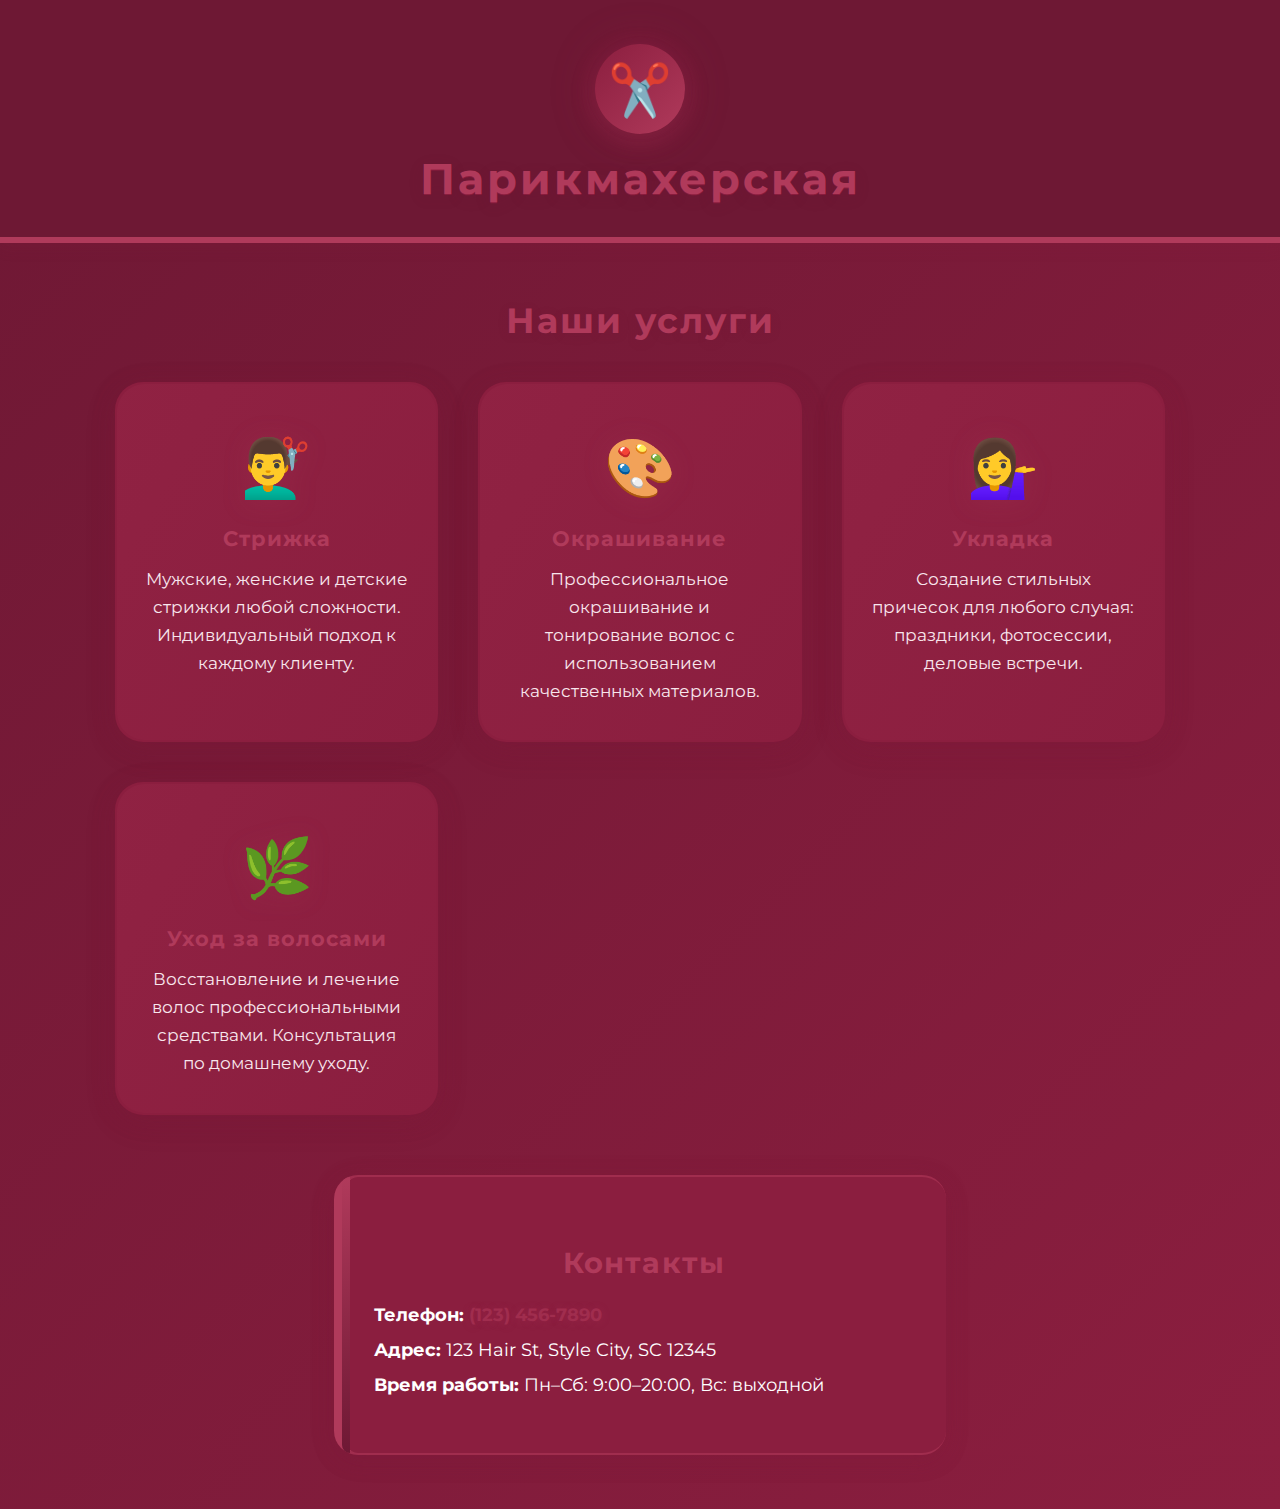
<file: index.html>
<!DOCTYPE html>
<html lang="ru"></html>
<head>
    <meta charset="UTF-8">
    <meta name="viewport" content="width=device-width, initial-scale=1.0">
    <title>Hair Salon</title>
    <link href="https://fonts.googleapis.com/css?family=Montserrat:700,400&display=swap" rel="stylesheet">
    <style>
    :root {
        --main-bg: linear-gradient(135deg, #6e1834 0%, #8b1e3f 100%);
        --header-bg: #6e1834;
        --card-bg: #8b1e3f;
        --accent: #b03a5b;
        --accent-light: #a02d4e;
        --accent-gradient: linear-gradient(135deg, #8b1e3f 0%, #b03a5b 100%);
        --text-main: #fff;
        --text-light: #fff;
        --shadow: 0 4px 24px rgba(139,30,63,0.18);
        --gold: #a02d4e;
        --pink-glow: 0 0 18px #b03a5b, 0 0 32px #6e183444;
    }

    html {
        background: var(--main-bg);
    }
        
    body {
        margin: 0;
        font-family: 'Montserrat', Arial, sans-serif;
        background: var(--main-bg);
        color: var(--text-main);
        min-height: 100vh;
    }
    header {
        background: var(--header-bg);
        box-shadow: 0 2px 16px rgba(139,30,63,0.18);
        padding: 44px 0 32px 0;
        text-align: center;
        border-bottom: 6px solid var(--accent);
        position: relative;
        z-index: 2;
    }
    .logo {
        display: flex;
        flex-direction: column;
        align-items: center;
        gap: 12px;
    }
    .logo-icon {
        width: 90px;
        height: 90px;
        border-radius: 50%;
        background: var(--accent-gradient);
        display: flex;
        align-items: center;
        justify-content: center;
        font-size: 3.2rem;
        color: var(--text-light);
        margin-bottom: 6px;
        box-shadow: 0 6px 24px #b03a5b44, 0 0 0 8px #6e183444;
        filter: drop-shadow(0 0 16px #8b1e3f88);
        animation: logo-pop 1.2s cubic-bezier(.68,-0.55,.27,1.55);
    }
    @keyframes logo-pop {
        0% { transform: scale(0.7); opacity: 0; }
        80% { transform: scale(1.1); opacity: 1; }
        100% { transform: scale(1); }
    }
    h1 {
        margin: 0;
        font-size: 2.7rem;
        letter-spacing: 3px;
        color: var(--accent);
        font-weight: 700;
        text-shadow: 0 4px 16px #6e183422, 0 1px 0 #8b1e3f;
    }
    main {
        max-width: 1050px;
        margin: 56px auto 0 auto;
        padding: 0 18px;
    }
    #services {
        margin-bottom: 60px;
    }
    #services h2 {
        text-align: center;
        font-size: 2.2rem;
        margin-bottom: 40px;
        color: var(--accent);
        font-weight: 700;
        letter-spacing: 2px;
        text-shadow: 0 2px 12px #6e183422;
    }
    .cards {
        display: grid;
        grid-template-columns: repeat(auto-fit, minmax(260px, 1fr));
        gap: 40px;
    }
    .card {
        background: var(--card-bg);
        border-radius: 28px;
        box-shadow: 0 8px 32px #6e183422, var(--shadow);
        padding: 48px 28px 36px 28px;
        display: flex;
        flex-direction: column;
        align-items: center;
        transition: transform 0.22s, box-shadow 0.22s, border 0.18s;
        border: 2.5px solid transparent;
        position: relative;
        overflow: hidden;
        z-index: 1;
    }
    .card::before {
        content: "";
        position: absolute;
        inset: 0;
        border-radius: 28px;
        background: linear-gradient(120deg, #b03a5b22 0%, #6e183400 100%);
        z-index: 0;
        pointer-events: none;
    }
    .card:hover {
        transform: translateY(-12px) scale(1.045);
        box-shadow: 0 16px 48px #b03a5b33, 0 2px 16px #6e183433;
        border-color: var(--accent);
    }
    .card-icon {
        font-size: 3.6rem;
        margin-bottom: 24px;
        color: var(--accent-light);
        z-index: 1;
        filter: drop-shadow(0 2px 12px #b03a5b33);
        transition: color 0.2s, filter 0.2s;
    }
    .card:hover .card-icon {
        color: var(--accent);
        filter: var(--pink-glow);
    }
    .card h3 {
        margin: 0 0 14px 0;
        font-size: 1.32rem;
        color: var(--accent);
        font-weight: 700;
        z-index: 1;
        letter-spacing: 1px;
    }
    .card p {
        margin: 0;
        color: #f8e6ed;
        font-size: 1.09rem;
        text-align: center;
        z-index: 1;
        line-height: 1.6;
    }
    #contact {
        background: var(--card-bg);
        border-radius: 24px;
        box-shadow: 0 6px 24px #6e183422, var(--shadow);
        padding: 44px 32px;
        max-width: 540px;
        margin: 0 auto 54px auto;
        border-left: 8px solid var(--accent);
        border-top: 2px solid var(--accent-light);
        border-bottom: 2px solid var(--accent-light);
        position: relative;
    }
    #contact::before {
        content: "";
        position: absolute;
        left: 0; top: 0; bottom: 0;
        width: 8px;
        border-radius: 24px 0 0 24px;
        background: linear-gradient(180deg, #b03a5b 0%, #6e1834 100%);
        z-index: 0;
    }
    #contact h2 {
        text-align: center;
        font-size: 1.8rem;
        margin-bottom: 24px;
        color: var(--accent);
        font-weight: 700;
        letter-spacing: 1.2px;
    }
    #contact p {
        margin: 14px 0;
        font-size: 1.12rem;
        position: relative;
        z-index: 1;
    }
    #contact a {
        color: var(--accent-light);
        text-decoration: none;
        font-weight: bold;
        transition: color 0.15s, text-shadow 0.15s;
        text-shadow: 0 1px 8px #b03a5b44;
    }
    #contact a:hover {
        color: var(--accent);
        text-decoration: underline;
        text-shadow: 0 2px 12px #b03a5b88;
    }
    footer {
        text-align: center;
        padding: 24px 0;
        background: var(--accent-gradient);
        color: var(--text-light);
        font-size: 1.09rem;
        letter-spacing: 1.3px;
        margin-top: 44px;
        border-radius: 22px 22px 0 0;
        box-shadow: 0 -4px 24px #6e183422;
        position: relative;
    }
    footer::before {
        content: "";
        position: absolute;
        left: 50%; top: 0;
        transform: translateX(-50%);
        width: 80px; height: 4px;
        background: linear-gradient(90deg, #b03a5b 0%, #6e1834 100%);
        border-radius: 2px;
        margin-top: -12px;
    }
    @media (max-width: 900px) {
        main { max-width: 98vw; }
        .cards { gap: 24px; }
    }
    @media (max-width: 700px) {
        .cards {
            grid-template-columns: 1fr;
        }
        main {
            padding: 0 6px;
        }
        #contact {
            padding: 24px 10px;
        }
    }
    @media (max-width: 480px) {
        header { padding: 28px 0 18px 0; }
        .logo-icon { width: 64px; height: 64px; font-size: 2.1rem; }
        h1 { font-size: 1.5rem; }
        #services h2 { font-size: 1.2rem; }
        .card { padding: 28px 10px 18px 10px; }
        #contact { padding: 16px 4px; }
        footer { font-size: 0.95rem; }
    }
</style>

</head>
<body>
    <header>
        <div class="logo">
            <div class="logo-icon">✂️</div>
            <h1>Парикмахерская</h1>
        </div>
    </header>
    <main>
        <section id="services">
            <h2>Наши услуги</h2>
            <div class="cards">
                <div class="card">
                    <div class="card-icon">💇‍♂️</div>
                    <h3>Стрижка</h3>
                    <p>Мужские, женские и детские стрижки любой сложности. Индивидуальный подход к каждому клиенту.</p>
                </div>
                <div class="card">
                    <div class="card-icon">🎨</div>
                    <h3>Окрашивание</h3>
                    <p>Профессиональное окрашивание и тонирование волос с использованием качественных материалов.</p>
                </div>
                <div class="card">
                    <div class="card-icon">💁‍♀️</div>
                    <h3>Укладка</h3>
                    <p>Создание стильных причесок для любого случая: праздники, фотосессии, деловые встречи.</p>
                </div>
                <div class="card">
                    <div class="card-icon">🌿</div>
                    <h3>Уход за волосами</h3>
                    <p>Восстановление и лечение волос профессиональными средствами. Консультация по домашнему уходу.</p>
                </div>
            </div>
        </section>
        <section id="contact">
            <h2>Контакты</h2>
            <p><strong>Телефон:</strong> <a href="tel:1234567890">(123) 456-7890</a></p>
            <p><strong>Адрес:</strong> 123 Hair St, Style City, SC 12345</p>
            <p><strong>Время работы:</strong> Пн–Сб: 9:00–20:00, Вс: выходной</p>
        </section>
    </main>
</body>
</html>
</file>
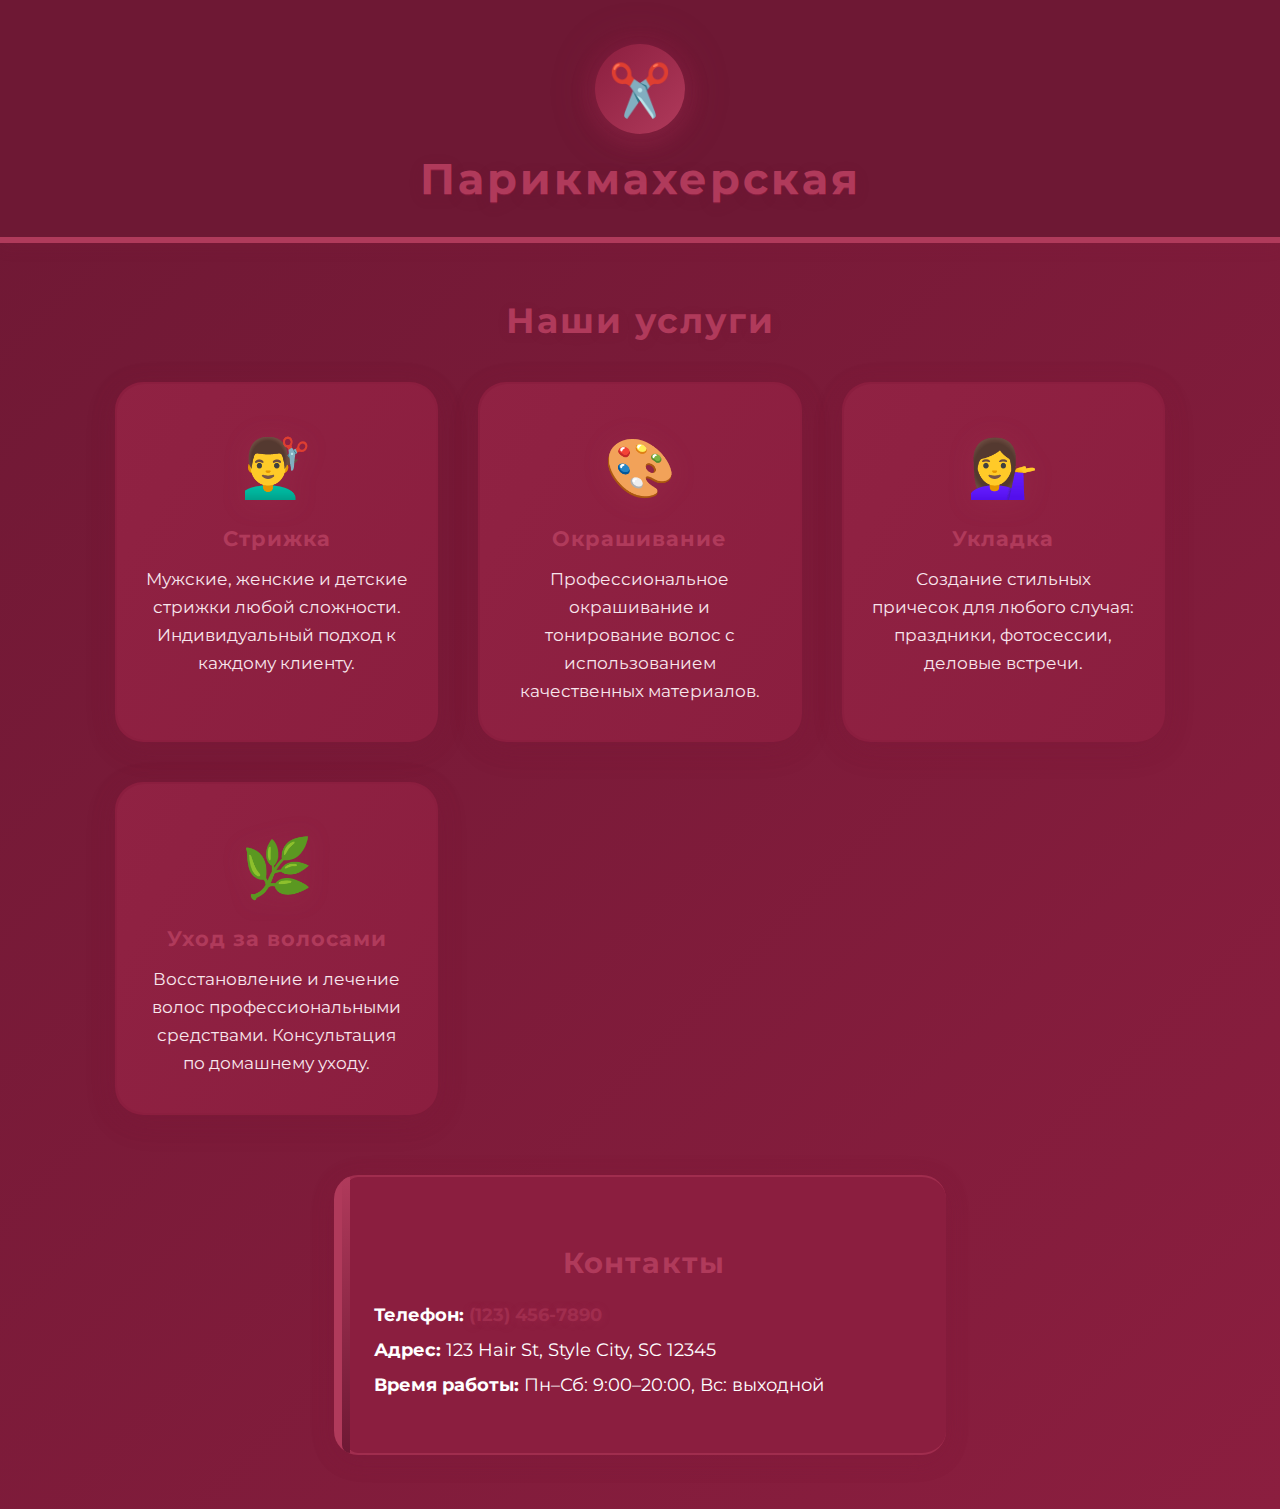
<file: src/index.html>
<!DOCTYPE html>
<html lang="ru"></html>
<head>
    <meta charset="UTF-8">
    <meta name="viewport" content="width=device-width, initial-scale=1.0">
    <title>Hair Salon</title>
    <link href="https://fonts.googleapis.com/css?family=Montserrat:700,400&display=swap" rel="stylesheet">
    <style>
    :root {
        --main-bg: linear-gradient(135deg, #6e1834 0%, #8b1e3f 100%);
        --header-bg: #6e1834;
        --card-bg: #8b1e3f;
        --accent: #b03a5b;
        --accent-light: #a02d4e;
        --accent-gradient: linear-gradient(135deg, #8b1e3f 0%, #b03a5b 100%);
        --text-main: #fff;
        --text-light: #fff;
        --shadow: 0 4px 24px rgba(139,30,63,0.18);
        --gold: #a02d4e;
        --pink-glow: 0 0 18px #b03a5b, 0 0 32px #6e183444;
    }
    body {
        margin: 0;
        font-family: 'Montserrat', Arial, sans-serif;
        background: var(--main-bg);
        color: var(--text-main);
        min-height: 100vh;
    }
    header {
        background: var(--header-bg);
        box-shadow: 0 2px 16px rgba(139,30,63,0.18);
        padding: 44px 0 32px 0;
        text-align: center;
        border-bottom: 6px solid var(--accent);
        position: relative;
        z-index: 2;
    }
    .logo {
        display: flex;
        flex-direction: column;
        align-items: center;
        gap: 12px;
    }
    .logo-icon {
        width: 90px;
        height: 90px;
        border-radius: 50%;
        background: var(--accent-gradient);
        display: flex;
        align-items: center;
        justify-content: center;
        font-size: 3.2rem;
        color: var(--text-light);
        margin-bottom: 6px;
        box-shadow: 0 6px 24px #b03a5b44, 0 0 0 8px #6e183444;
        filter: drop-shadow(0 0 16px #8b1e3f88);
        animation: logo-pop 1.2s cubic-bezier(.68,-0.55,.27,1.55);
    }
    @keyframes logo-pop {
        0% { transform: scale(0.7); opacity: 0; }
        80% { transform: scale(1.1); opacity: 1; }
        100% { transform: scale(1); }
    }
    h1 {
        margin: 0;
        font-size: 2.7rem;
        letter-spacing: 3px;
        color: var(--accent);
        font-weight: 700;
        text-shadow: 0 4px 16px #6e183422, 0 1px 0 #8b1e3f;
    }
    main {
        max-width: 1050px;
        margin: 56px auto 0 auto;
        padding: 0 18px;
    }
    #services {
        margin-bottom: 60px;
    }
    #services h2 {
        text-align: center;
        font-size: 2.2rem;
        margin-bottom: 40px;
        color: var(--accent);
        font-weight: 700;
        letter-spacing: 2px;
        text-shadow: 0 2px 12px #6e183422;
    }
    .cards {
        display: grid;
        grid-template-columns: repeat(auto-fit, minmax(260px, 1fr));
        gap: 40px;
    }
    .card {
        background: var(--card-bg);
        border-radius: 28px;
        box-shadow: 0 8px 32px #6e183422, var(--shadow);
        padding: 48px 28px 36px 28px;
        display: flex;
        flex-direction: column;
        align-items: center;
        transition: transform 0.22s, box-shadow 0.22s, border 0.18s;
        border: 2.5px solid transparent;
        position: relative;
        overflow: hidden;
        z-index: 1;
    }
    .card::before {
        content: "";
        position: absolute;
        inset: 0;
        border-radius: 28px;
        background: linear-gradient(120deg, #b03a5b22 0%, #6e183400 100%);
        z-index: 0;
        pointer-events: none;
    }
    .card:hover {
        transform: translateY(-12px) scale(1.045);
        box-shadow: 0 16px 48px #b03a5b33, 0 2px 16px #6e183433;
        border-color: var(--accent);
    }
    .card-icon {
        font-size: 3.6rem;
        margin-bottom: 24px;
        color: var(--accent-light);
        z-index: 1;
        filter: drop-shadow(0 2px 12px #b03a5b33);
        transition: color 0.2s, filter 0.2s;
    }
    .card:hover .card-icon {
        color: var(--accent);
        filter: var(--pink-glow);
    }
    .card h3 {
        margin: 0 0 14px 0;
        font-size: 1.32rem;
        color: var(--accent);
        font-weight: 700;
        z-index: 1;
        letter-spacing: 1px;
    }
    .card p {
        margin: 0;
        color: #f8e6ed;
        font-size: 1.09rem;
        text-align: center;
        z-index: 1;
        line-height: 1.6;
    }
    #contact {
        background: var(--card-bg);
        border-radius: 24px;
        box-shadow: 0 6px 24px #6e183422, var(--shadow);
        padding: 44px 32px;
        max-width: 540px;
        margin: 0 auto 54px auto;
        border-left: 8px solid var(--accent);
        border-top: 2px solid var(--accent-light);
        border-bottom: 2px solid var(--accent-light);
        position: relative;
    }
    #contact::before {
        content: "";
        position: absolute;
        left: 0; top: 0; bottom: 0;
        width: 8px;
        border-radius: 24px 0 0 24px;
        background: linear-gradient(180deg, #b03a5b 0%, #6e1834 100%);
        z-index: 0;
    }
    #contact h2 {
        text-align: center;
        font-size: 1.8rem;
        margin-bottom: 24px;
        color: var(--accent);
        font-weight: 700;
        letter-spacing: 1.2px;
    }
    #contact p {
        margin: 14px 0;
        font-size: 1.12rem;
        position: relative;
        z-index: 1;
    }
    #contact a {
        color: var(--accent-light);
        text-decoration: none;
        font-weight: bold;
        transition: color 0.15s, text-shadow 0.15s;
        text-shadow: 0 1px 8px #b03a5b44;
    }
    #contact a:hover {
        color: var(--accent);
        text-decoration: underline;
        text-shadow: 0 2px 12px #b03a5b88;
    }
    footer {
        text-align: center;
        padding: 24px 0;
        background: var(--accent-gradient);
        color: var(--text-light);
        font-size: 1.09rem;
        letter-spacing: 1.3px;
        margin-top: 44px;
        border-radius: 22px 22px 0 0;
        box-shadow: 0 -4px 24px #6e183422;
        position: relative;
    }
    footer::before {
        content: "";
        position: absolute;
        left: 50%; top: 0;
        transform: translateX(-50%);
        width: 80px; height: 4px;
        background: linear-gradient(90deg, #b03a5b 0%, #6e1834 100%);
        border-radius: 2px;
        margin-top: -12px;
    }
    @media (max-width: 900px) {
        main { max-width: 98vw; }
        .cards { gap: 24px; }
    }
    @media (max-width: 700px) {
        .cards {
            grid-template-columns: 1fr;
        }
        main {
            padding: 0 6px;
        }
        #contact {
            padding: 24px 10px;
        }
    }
    @media (max-width: 480px) {
        header { padding: 28px 0 18px 0; }
        .logo-icon { width: 64px; height: 64px; font-size: 2.1rem; }
        h1 { font-size: 1.5rem; }
        #services h2 { font-size: 1.2rem; }
        .card { padding: 28px 10px 18px 10px; }
        #contact { padding: 16px 4px; }
        footer { font-size: 0.95rem; }
    }
</style>

</head>
<body>
    <header>
        <div class="logo">
            <div class="logo-icon">✂️</div>
            <h1>Парикмахерская</h1>
        </div>
    </header>
    <main>
        <section id="services">
            <h2>Наши услуги</h2>
            <div class="cards">
                <div class="card">
                    <div class="card-icon">💇‍♂️</div>
                    <h3>Стрижка</h3>
                    <p>Мужские, женские и детские стрижки любой сложности. Индивидуальный подход к каждому клиенту.</p>
                </div>
                <div class="card">
                    <div class="card-icon">🎨</div>
                    <h3>Окрашивание</h3>
                    <p>Профессиональное окрашивание и тонирование волос с использованием качественных материалов.</p>
                </div>
                <div class="card">
                    <div class="card-icon">💁‍♀️</div>
                    <h3>Укладка</h3>
                    <p>Создание стильных причесок для любого случая: праздники, фотосессии, деловые встречи.</p>
                </div>
                <div class="card">
                    <div class="card-icon">🌿</div>
                    <h3>Уход за волосами</h3>
                    <p>Восстановление и лечение волос профессиональными средствами. Консультация по домашнему уходу.</p>
                </div>
            </div>
        </section>
        <section id="contact">
            <h2>Контакты</h2>
            <p><strong>Телефон:</strong> <a href="tel:1234567890">(123) 456-7890</a></p>
            <p><strong>Адрес:</strong> 123 Hair St, Style City, SC 12345</p>
            <p><strong>Время работы:</strong> Пн–Сб: 9:00–20:00, Вс: выходной</p>
        </section>
    </main>
</body>
</html>
</file>
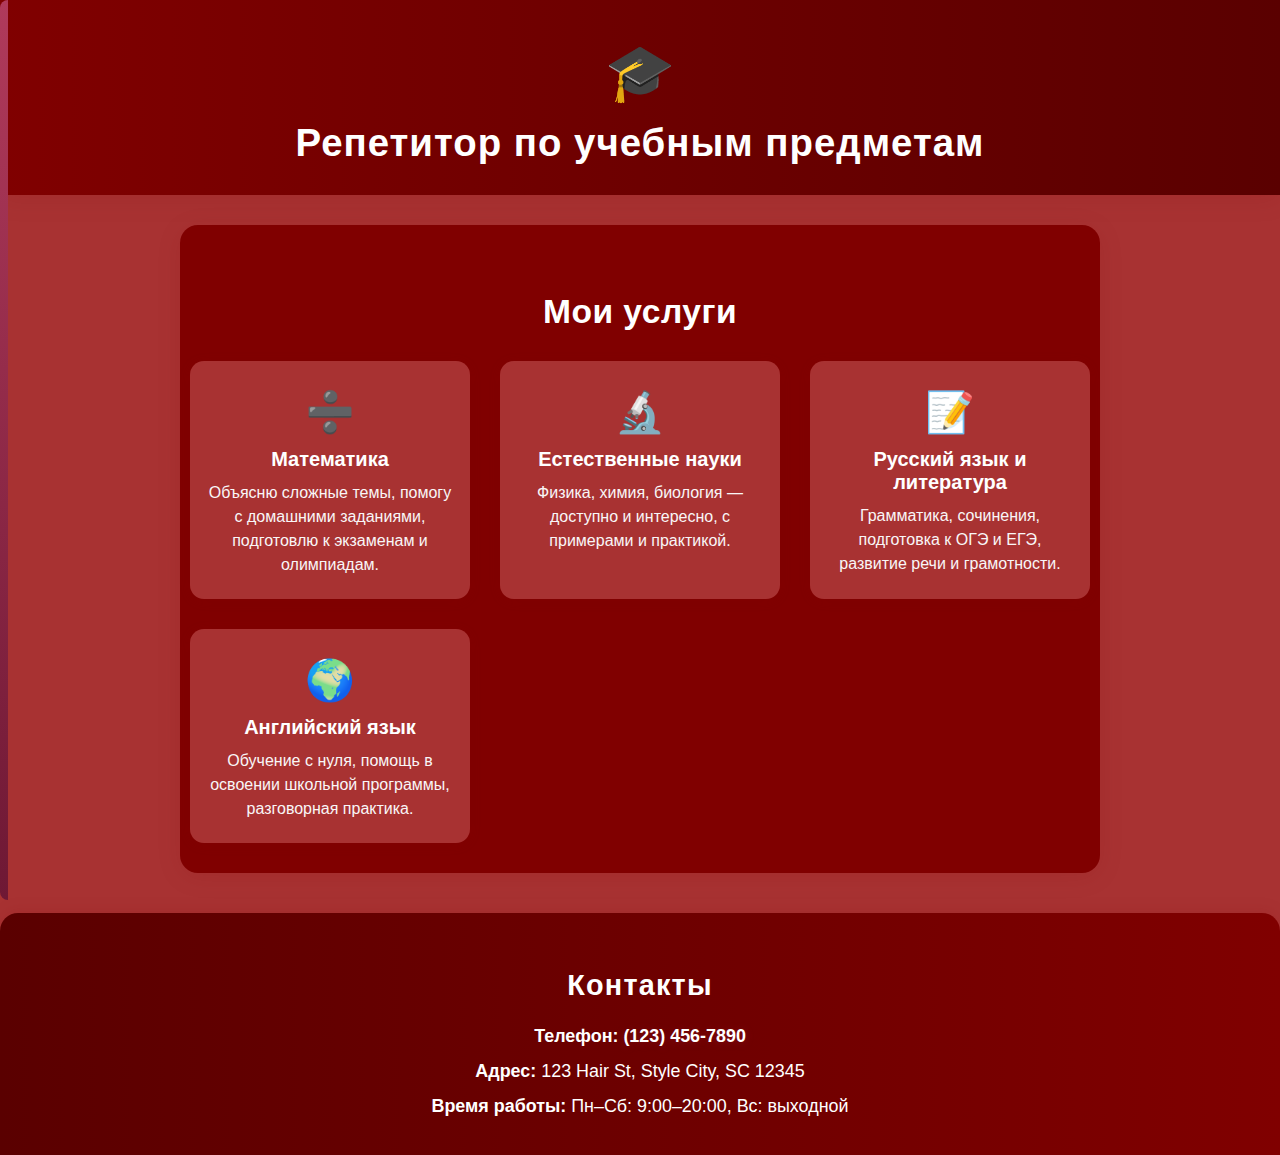
<file: Repet/tutoring-website/src/index.html>
<!DOCTYPE html>
<html lang="ru">
<head>
    <meta charset="UTF-8">
    <meta name="viewport" content="width=device-width, initial-scale=1.0">
    <link rel="stylesheet" href="styles/main.css">
    <title>Услуги репетитора</title>
</head>
<body>
    <header class="header">
        <div class="logo">
            <span class="logo-icon">🎓</span>
            <h1>Репетитор по учебным предметам</h1>
        </div>
    </header>
    <main>
        <section class="services">
            <h2>Мои услуги</h2>
            <ul class="services-list">
                <li>
                    <span class="service-icon">➗</span>
                    <div>
                        <h3>Математика</h3>
                        <p>Объясню сложные темы, помогу с домашними заданиями, подготовлю к экзаменам и олимпиадам.</p>
                    </div>
                </li>
                <li>
                    <span class="service-icon">🔬</span>
                    <div>
                        <h3>Естественные науки</h3>
                        <p>Физика, химия, биология — доступно и интересно, с примерами и практикой.</p>
                    </div>
                </li>
                <li>
                    <span class="service-icon">📝</span>
                    <div>
                        <h3>Русский язык и литература</h3>
                        <p>Грамматика, сочинения, подготовка к ОГЭ и ЕГЭ, развитие речи и грамотности.</p>
                    </div>
                </li>
                <li>
                    <span class="service-icon">🌍</span>
                    <div>
                        <h3>Английский язык</h3>
                        <p>Обучение с нуля, помощь в освоении школьной программы, разговорная практика.</p>
                    </div>
                </li>
            </ul>
        </section>
    </main>
    <section id="contact">
            <h2>Контакты</h2>
            <p><strong>Телефон:</strong> <a href="tel:1234567890">(123) 456-7890</a></p>
            <p><strong>Адрес:</strong> 123 Hair St, Style City, SC 12345</p>
            <p><strong>Время работы:</strong> Пн–Сб: 9:00–20:00, Вс: выходной</p>
        </section>
</body>
</html>
</file>
<file: Repet/tutoring-website/src/styles/main.css>
:root {
    --burgundy: #800000;
    --burgundy-dark: #5a0000;
    --burgundy-light: #a83232;
    --bg-light: #a83232; /* был #f9f6f7, теперь бордовый светлый */
    --white: #fff;
    --gray: #80000022; /* прозрачный бордовый вместо серого */
    --shadow: 0 4px 24px rgba(128,0,0,0.12);
}

body {
    font-family: 'Segoe UI', Arial, sans-serif;
    margin: 0;
    padding: 0;
    background: var(--bg-light);
    color: var(--white); /* белый текст на бордовом фоне */
}

.header {
    background: linear-gradient(90deg, var(--burgundy), var(--burgundy-dark));
    color: var(--white);
    padding: 40px 0 30px 0;
    box-shadow: var(--shadow);
}

.logo {
    display: flex;
    flex-direction: column;
    align-items: center;
    gap: 10px;
}

.logo-icon {
    font-size: 3.5rem;
    margin-bottom: 5px;
    color: var(--white);
}

.header h1 {
    margin: 0;
    font-size: 2.4rem;
    letter-spacing: 1px;
    font-weight: 700;
    color: var(--white);
}

.services {
    padding: 40px 10px 30px 10px;
    text-align: center;
    background: var(--burgundy);
    box-shadow: var(--shadow);
    margin: 30px auto 0 auto;
    max-width: 900px;
    border-radius: 18px;
    color: var(--white);
}

.services h2 {
    color: var(--white);
    font-size: 2.1rem;
    margin-bottom: 30px;
    font-weight: 600;
    letter-spacing: 0.5px;
}

.services-list {
    list-style: none;
    padding: 0;
    margin: 0;
    display: grid;
    grid-template-columns: repeat(auto-fit, minmax(240px, 1fr));
    gap: 30px;
}

.services-list li {
    background: var(--burgundy-light);
    border-radius: 14px;
    box-shadow: 0 2px 12px rgba(128,0,0,0.13);
    padding: 28px 18px 22px 18px;
    display: flex;
    flex-direction: column;
    align-items: center;
    transition: transform 0.15s, box-shadow 0.15s;
    color: var(--white);
}

.services-list li:hover {
    transform: translateY(-6px) scale(1.03);
    box-shadow: 0 8px 32px rgba(128,0,0,0.18);
}

.service-icon {
    font-size: 2.5rem;
    color: var(--white);
    margin-bottom: 12px;
}

.services-list h3 {
    margin: 0 0 10px 0;
    color: var(--white);
    font-size: 1.25rem;
    font-weight: 600;
}

.services-list p {
    margin: 0;
    color: #f9f6f7;
    font-size: 1rem;
    line-height: 1.5;
}

.footer {
    background: linear-gradient(90deg, var(--burgundy-dark), var(--burgundy));
    color: var(--white);
    text-align: center;
    padding: 32px 10px 24px 10px;
    margin-top: 40px;
    border-top-left-radius: 18px;
    border-top-right-radius: 18px;
    box-shadow: 0 -2px 16px rgba(128,0,0,0.13);
}

.footer h2 {
    margin-top: 0;
    font-size: 1.5rem;
    letter-spacing: 0.5px;
    margin-bottom: 18px;
    color: var(--white);
}

.footer p {
    margin: 7px 0;
    font-size: 1.05rem;
}

 #contact {
    background: linear-gradient(90deg, var(--burgundy-dark), var(--burgundy));
    color: var(--white);
    text-align: center;
    padding: 32px 10px 24px 10px;
    margin-top: 40px;
    border-top-left-radius: 18px;
    border-top-right-radius: 18px;
    box-shadow: 0 -2px 16px rgba(128,0,0,0.13);
    }
    #contact::before {
        content: "";
        position: absolute;
        left: 0; top: 0; bottom: 0;
        width: 8px;
        border-radius: 24px 0 0 24px;
        background: linear-gradient(180deg, #b03a5b 0%, #6e1834 100%);
        z-index: 0;
    }
    #contact h2 {
        text-align: center;
        font-size: 1.8rem;
        margin-bottom: 24px;
        color: var(--accent);
        font-weight: 700;
        letter-spacing: 1.2px;
    }
    #contact p {
        margin: 14px 0;
        font-size: 1.12rem;
        position: relative;
        z-index: 1;
    }
    #contact a {
        color: var(--accent-light);
        text-decoration: none;
        font-weight: bold;
        transition: color 0.15s, text-shadow 0.15s;
        text-shadow: 0 1px 8px #b03a5b44;
    }
    #contact a:hover {
        color: var(--accent);
        text-decoration: underline;
        text-shadow: 0 2px 12px #b03a5b88;
    }

@media (max-width: 700px) {
    .services-list {
        grid-template-columns: 1fr;
    }
    .services {
        padding: 24px 4px 18px 4px;
    }
    .header {
        padding: 28px 0 18px 0;
    }
    .footer {
        padding: 20px 4px 14px 4px;
    }
}
</file>
